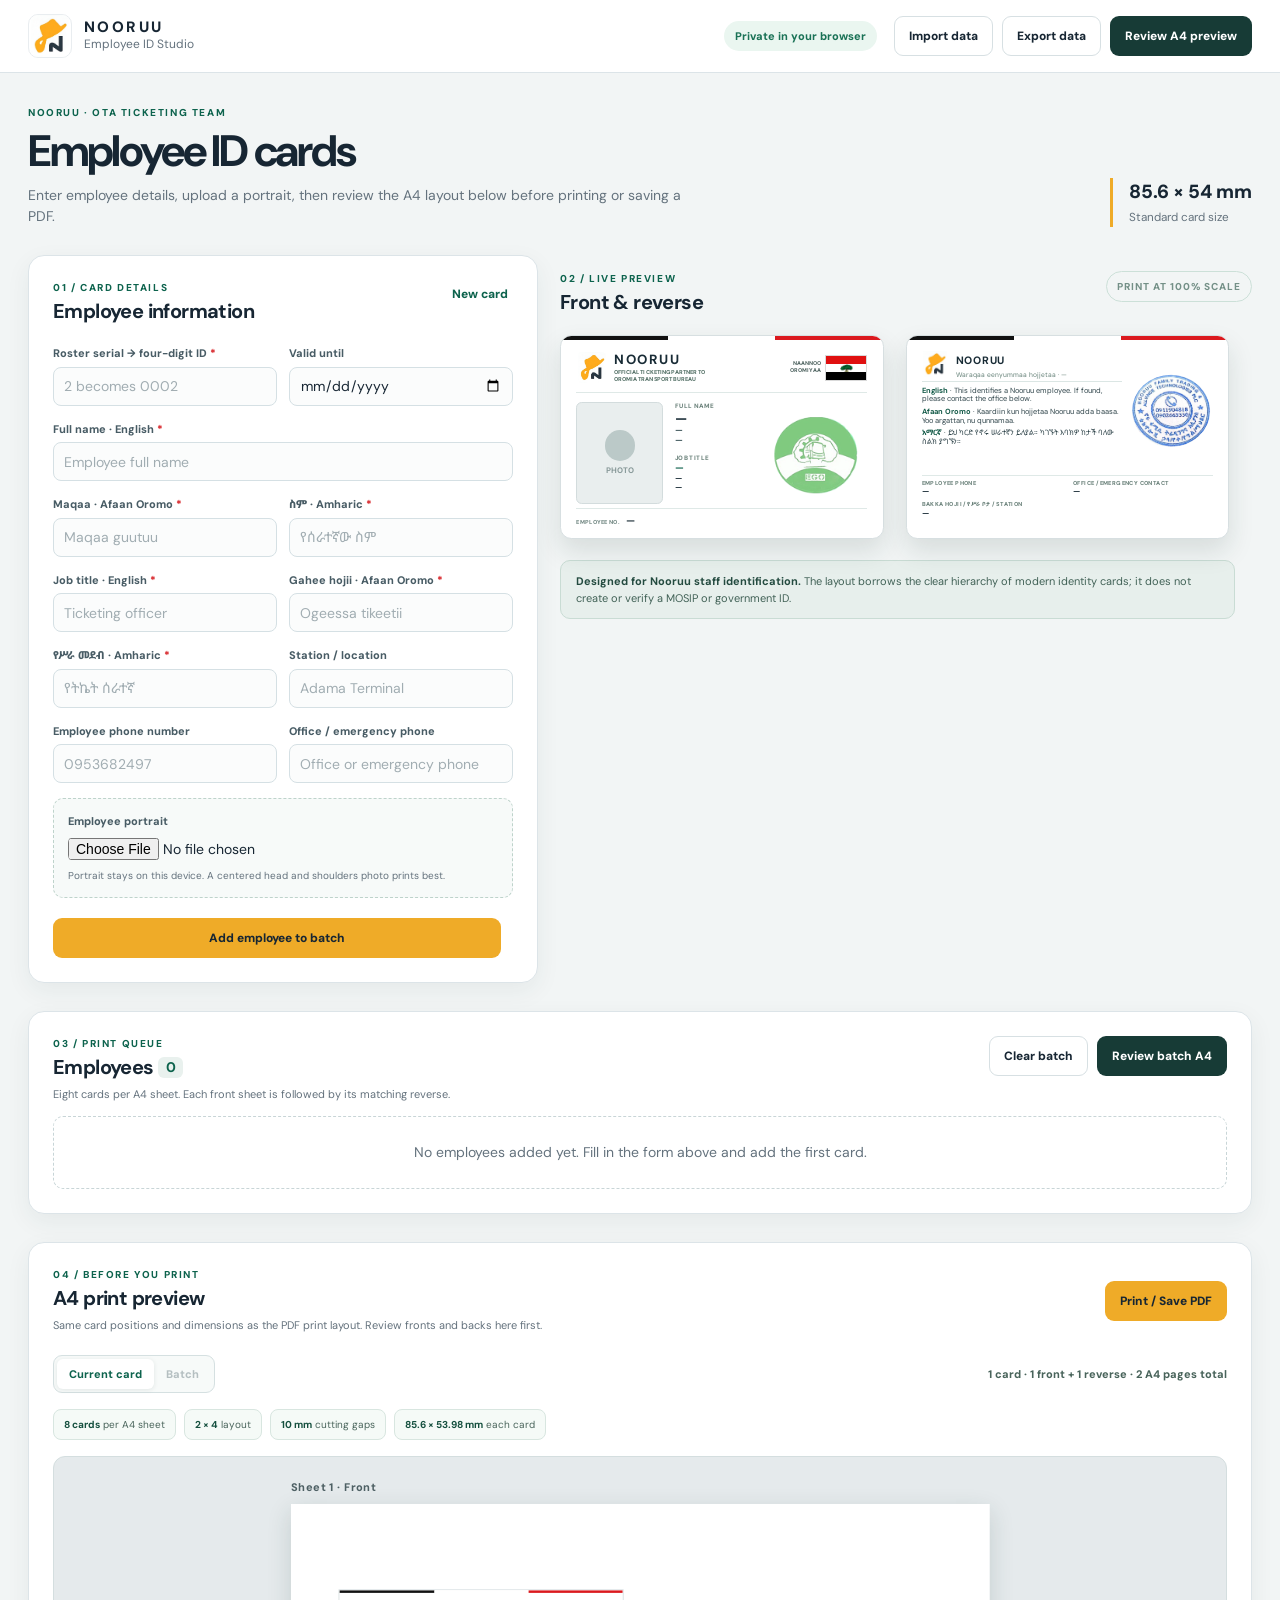
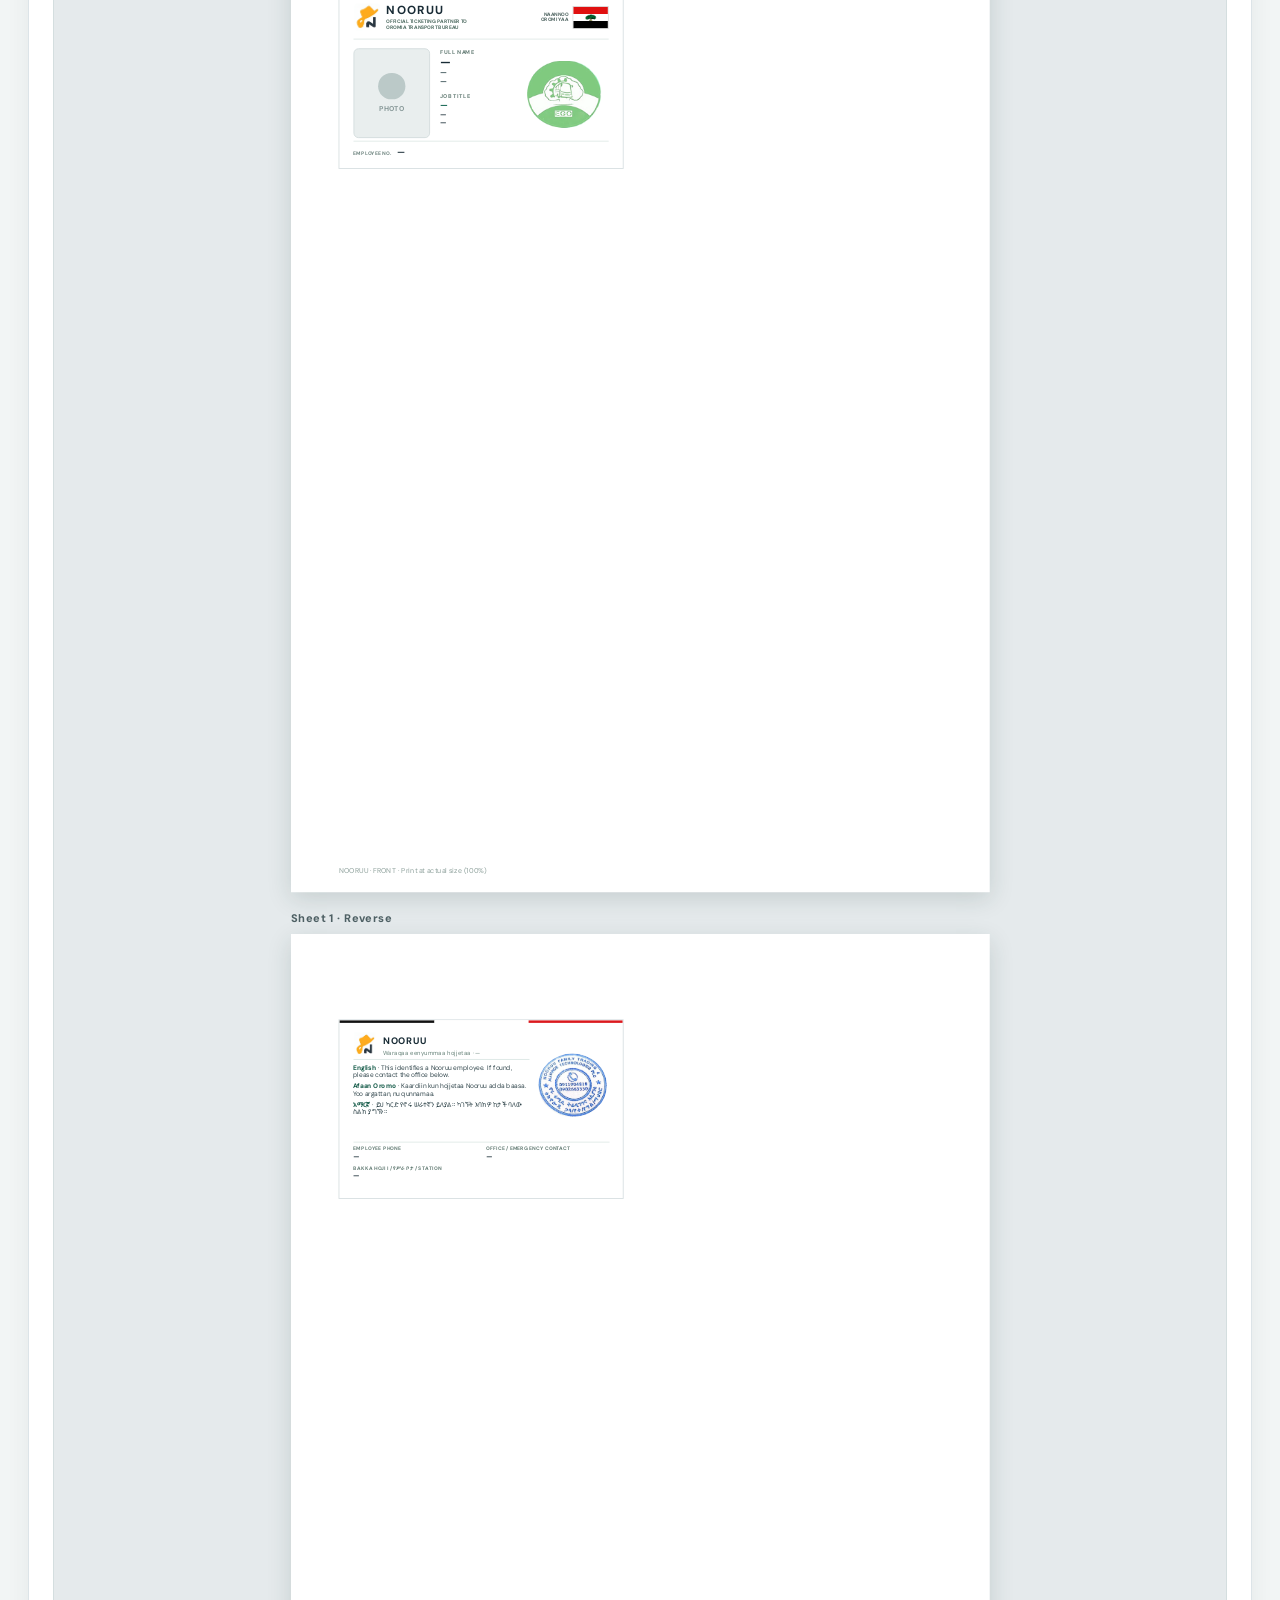
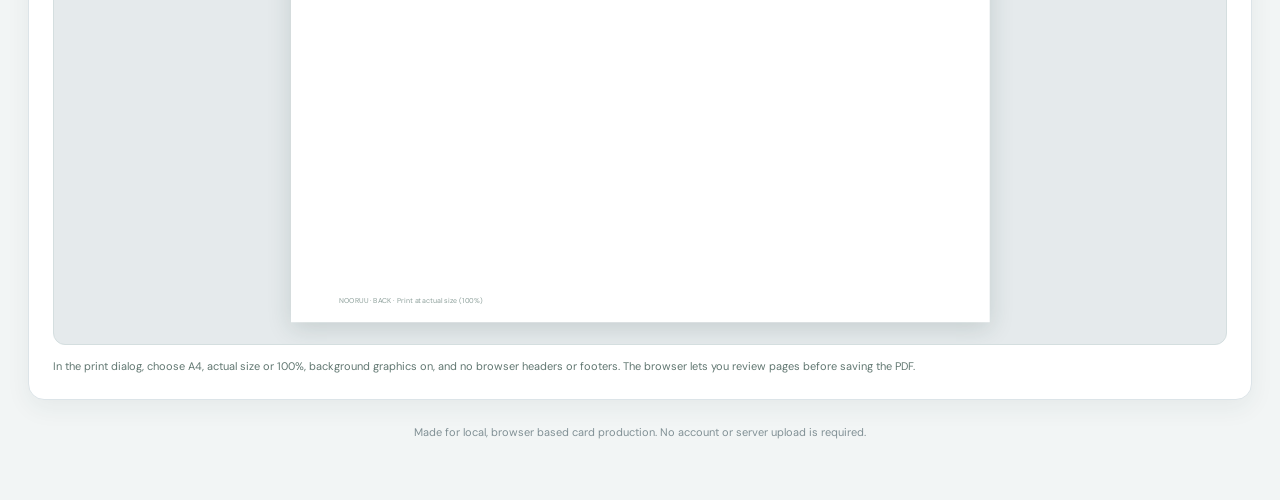
<file: index.html>
<!doctype html>
<html lang="en">
<head>
  <meta charset="utf-8">
  <meta name="viewport" content="width=device-width,initial-scale=1">
  <meta name="color-scheme" content="light">
  <title>Nooruu · Employee ID Studio</title>
  <link rel="icon" href="assets/nooruu-logo.jpg" type="image/jpeg">
  <link rel="stylesheet" href="styles.css">
</head>
<body>
  <header class="app-header">
    <div class="header-inner">
      <div class="brand"><img src="assets/nooruu-logo.jpg" alt="Nooruu logo"><div><strong>NOORUU</strong><span>Employee ID Studio</span></div></div>
      <div class="header-actions">
        <span class="local-pill">Private in your browser</span>
        <button type="button" class="button button-light" id="importButton">Import data</button>
        <button type="button" class="button button-light" id="exportButton">Export data</button>
        <button type="button" class="button button-dark" id="printButton">Review A4 preview</button>
      </div>
    </div>
  </header>

  <main class="workspace">
    <section class="intro">
      <div><p class="eyebrow">NOORUU · OTA TICKETING TEAM</p><h1>Employee ID cards</h1><p>Enter employee details, upload a portrait, then review the A4 layout below before printing or saving a PDF.</p></div>
      <div class="intro-mark"><span>85.6 × 54 mm</span><small>Standard card size</small></div>
    </section>

    <div class="layout">
      <section class="panel editor" aria-labelledby="detailsHeading">
        <div class="panel-head"><div><p class="step">01 / CARD DETAILS</p><h2 id="detailsHeading">Employee information</h2></div><button type="button" class="text-button" id="newButton">New card</button></div>
        <div class="field-grid">
          <label class="field"><span>Roster serial → four-digit ID <em>*</em></span><input id="employeeId" maxlength="4" inputmode="numeric" pattern="[0-9]{1,4}" placeholder="2 becomes 0002" autocomplete="off" required></label>
          <label class="field"><span>Valid until</span><input id="expiry" type="date"></label>
          <label class="field full"><span>Full name · English <em>*</em></span><input id="nameEn" maxlength="60" placeholder="Employee full name" autocomplete="off" required></label>
          <label class="field"><span>Maqaa · Afaan Oromo <em>*</em></span><input id="nameOm" maxlength="60" placeholder="Maqaa guutuu" autocomplete="off" required></label>
          <label class="field"><span>ስም · Amharic <em>*</em></span><input id="nameAm" maxlength="60" placeholder="የሰራተኛው ስም" autocomplete="off" required></label>
          <label class="field"><span>Job title · English <em>*</em></span><input id="roleEn" maxlength="45" placeholder="Ticketing officer" autocomplete="off" required></label>
          <label class="field"><span>Gahee hojii · Afaan Oromo <em>*</em></span><input id="roleOm" maxlength="45" placeholder="Ogeessa tikeetii" autocomplete="off" required></label>
          <label class="field"><span>የሥራ መደብ · Amharic <em>*</em></span><input id="roleAm" maxlength="45" placeholder="የትኬት ሰራተኛ" autocomplete="off" required></label>
          <label class="field"><span>Station / location</span><input id="station" maxlength="45" placeholder="Adama Terminal" autocomplete="off"></label>
          <label class="field"><span>Employee phone number</span><input id="employeePhone" type="tel" maxlength="25" placeholder="0953682497" autocomplete="off"></label>
          <label class="field"><span>Office / emergency phone</span><input id="contact" type="tel" maxlength="25" placeholder="Office or emergency phone" autocomplete="off"></label>
          <label class="field full upload-field"><span>Employee portrait</span><input type="file" id="photo" accept="image/png,image/jpeg,image/webp"><small>Portrait stays on this device. A centered head and shoulders photo prints best.</small></label>
        </div>
        <div class="editor-actions"><button type="button" class="button button-primary" id="addButton">Add employee to batch</button><span id="formMessage" role="status"></span></div>
      </section>

      <section class="preview-area" aria-labelledby="previewHeading">
        <div class="preview-heading"><div><p class="step">02 / LIVE PREVIEW</p><h2 id="previewHeading">Front & reverse</h2></div><span class="preview-tag">PRINT AT 100% SCALE</span></div>
        <div class="preview-cards" id="previewCards"></div>
        <div class="note"><strong>Designed for Nooruu staff identification.</strong> The layout borrows the clear hierarchy of modern identity cards; it does not create or verify a MOSIP or government ID.</div>
      </section>
    </div>

    <section class="panel batch-panel" aria-labelledby="batchHeading">
      <div class="panel-head"><div><p class="step">03 / PRINT QUEUE</p><h2 id="batchHeading">Employees <span id="batchCount">0</span></h2><p class="subtle">Eight cards per A4 sheet. Each front sheet is followed by its matching reverse.</p></div><div class="batch-actions"><button type="button" class="button button-light" id="clearButton">Clear batch</button><button type="button" class="button button-dark" id="printBatchButton">Review batch A4</button></div></div>
      <div id="batchList" class="batch-list"></div>
    </section>
    <section class="panel sheet-panel" aria-labelledby="sheetHeading" id="sheetSection">
      <div class="panel-head"><div><p class="step">04 / BEFORE YOU PRINT</p><h2 id="sheetHeading">A4 print preview</h2><p class="subtle">Same card positions and dimensions as the PDF print layout. Review fronts and backs here first.</p></div><button type="button" class="button button-primary" id="previewPrintButton">Print / Save PDF</button></div>
      <div class="sheet-controls"><div class="sheet-mode" role="group" aria-label="Preview selection"><button type="button" id="previewCurrent" class="active" aria-pressed="true">Current card</button><button type="button" id="previewBatch" aria-pressed="false">Batch</button></div><span id="sheetStatus" role="status"></span></div>
      <div class="sheet-facts"><span><b>8 cards</b> per A4 sheet</span><span><b>2 × 4</b> layout</span><span><b>10 mm</b> cutting gaps</span><span><b>85.6 × 53.98 mm</b> each card</span></div>
      <div id="sheetPreview" class="sheet-preview" aria-label="A4 front and reverse sheet preview"></div>
      <p class="print-tip">In the print dialog, choose A4, actual size or 100%, background graphics on, and no browser headers or footers. The browser lets you review pages before saving the PDF.</p>
    </section>
    <footer>Made for local, browser based card production. No account or server upload is required.</footer>
  </main>

  <input id="importFile" type="file" accept="application/json,.json" hidden>
  <div id="printRoot" aria-hidden="true"></div>
  <script src="app.js"></script>
</body>
</html>
</file>
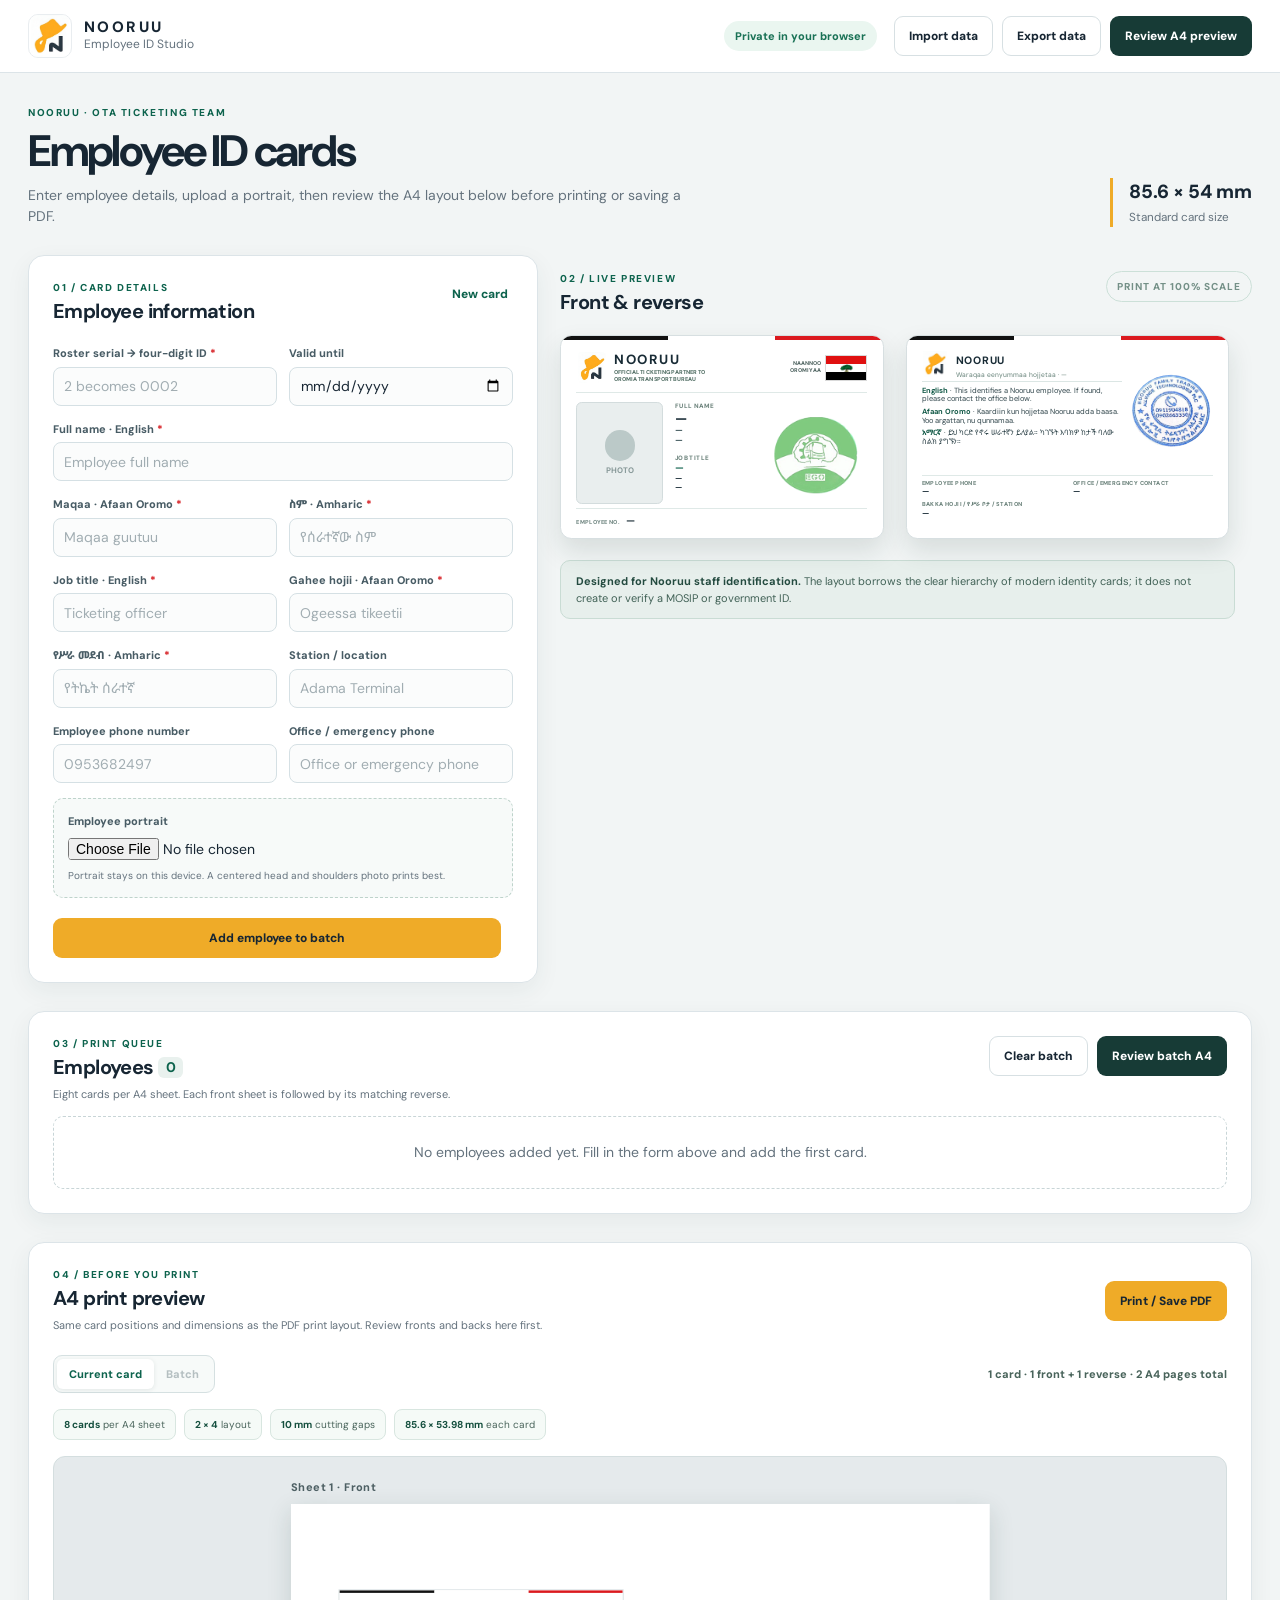
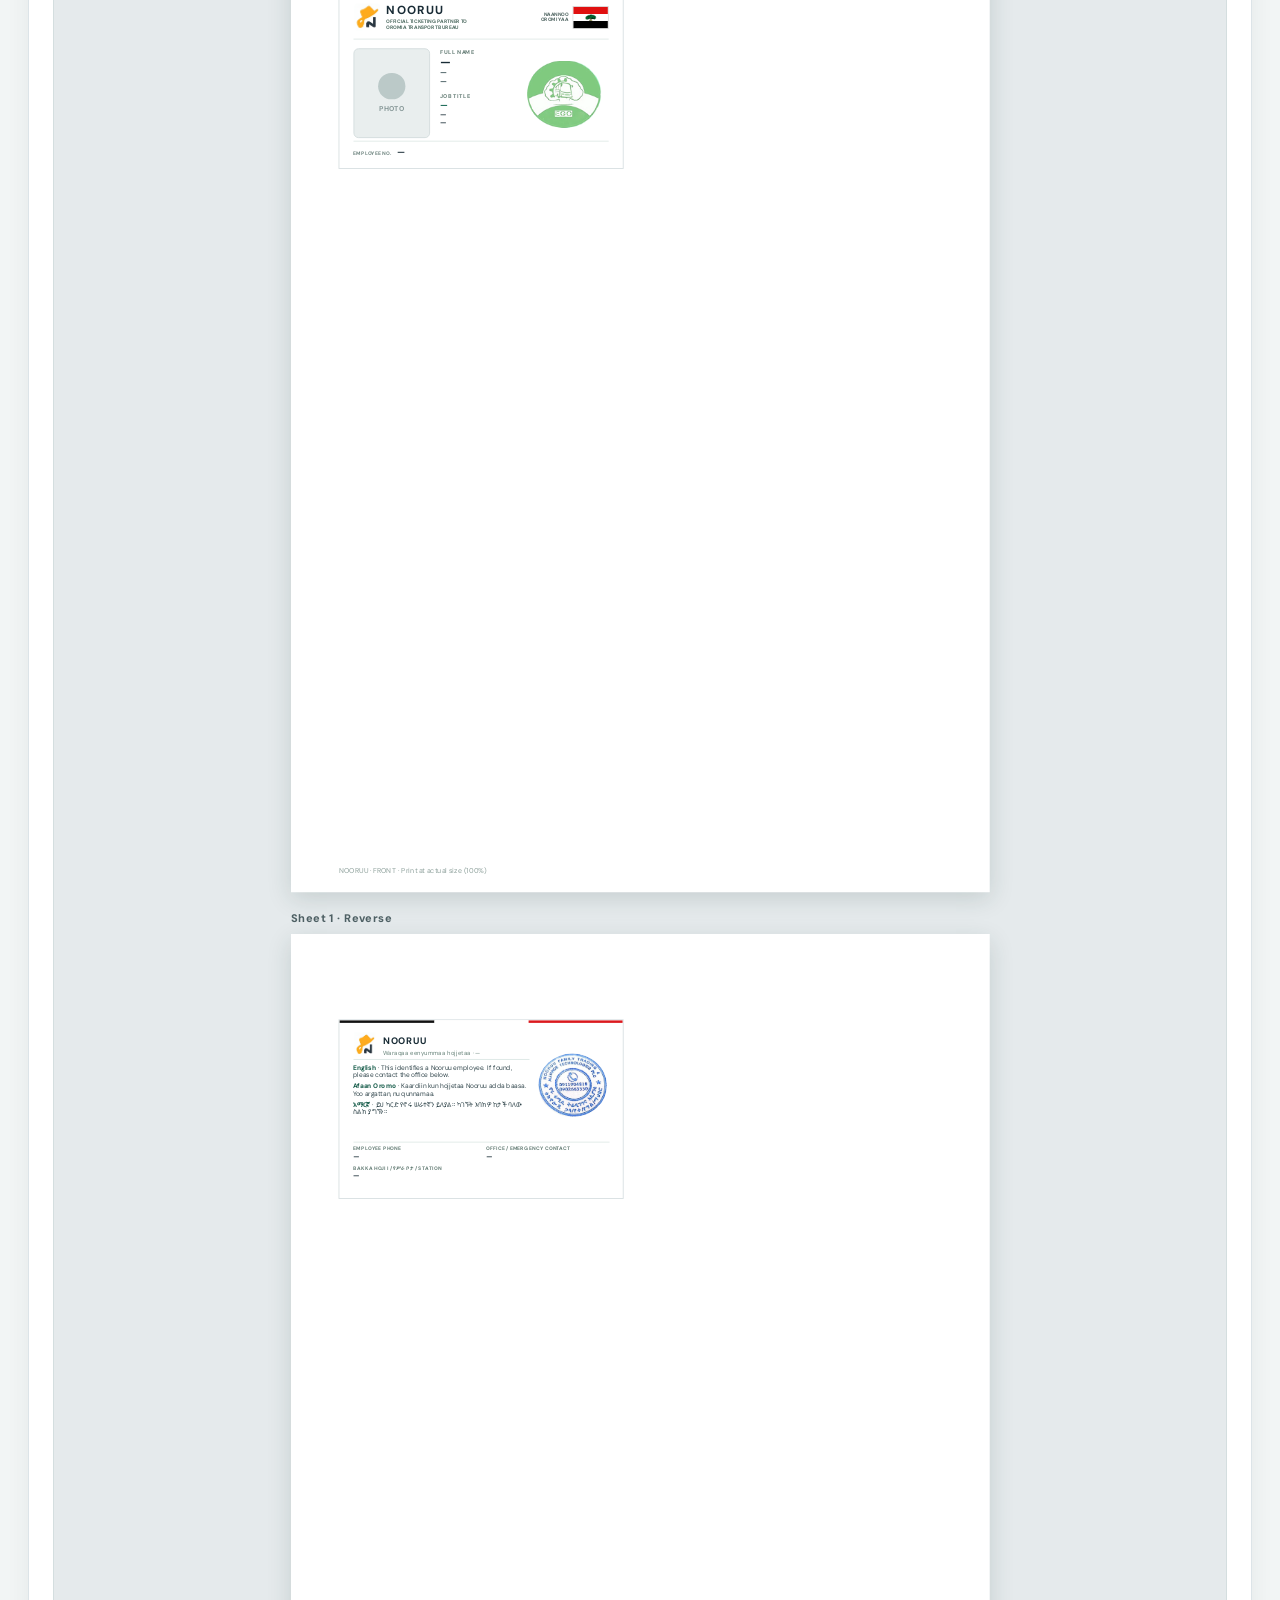
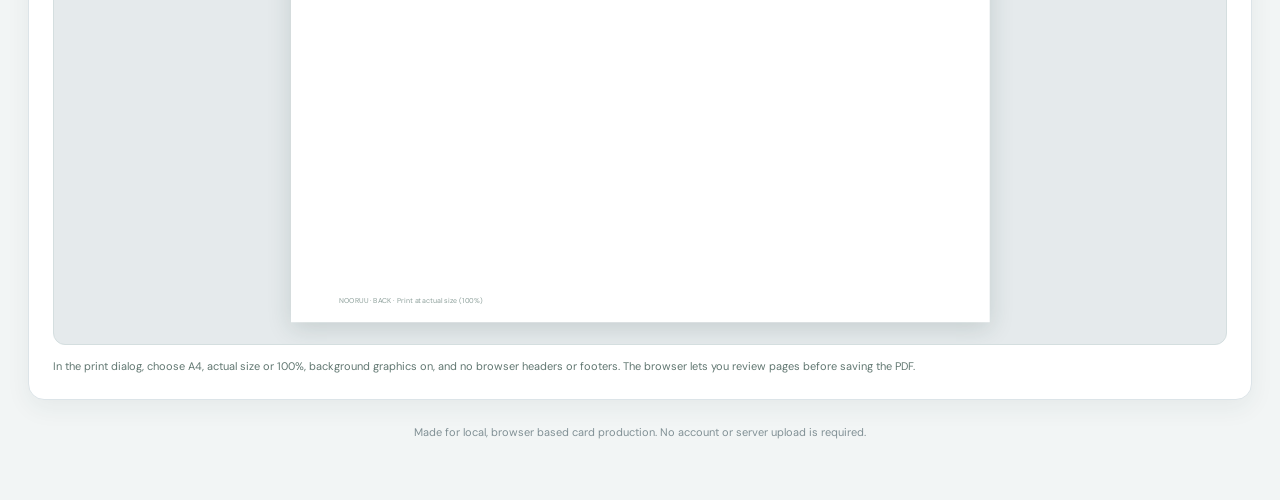
<file: nooruu_ota_official_bilingual_id_card_generator.html>
<!doctype html>
<html lang="en">
<head>
  <meta charset="utf-8">
  <meta name="viewport" content="width=device-width,initial-scale=1">
  <meta name="color-scheme" content="light">
  <title>Nooruu · Employee ID Studio</title>
  <link rel="icon" href="[data-uri]" type="image/jpeg">
  <style>
@import url('https://fonts.googleapis.com/css2?family=DM+Sans:wght@400;500;600;700;800&family=Noto+Sans+Ethiopic:wght@400;500;600;700&display=swap');
:root{--ink:#172633;--muted:#64727d;--line:#dce4e8;--paper:#fff;--bg:#f2f5f5;--green:#0d634d;--gold:#efab28;--red:#d61d22}
*{box-sizing:border-box}body{margin:0;background:var(--bg);color:var(--ink);font:14px/1.5 'DM Sans','Noto Sans Ethiopic',sans-serif}button,input{font:inherit}button{cursor:pointer}.app-header{background:#fff;border-bottom:1px solid var(--line)}.header-inner{max-width:1320px;margin:auto;padding:14px 28px;display:flex;align-items:center;justify-content:space-between;gap:20px}.brand{display:flex;align-items:center;gap:12px}.brand img{width:44px;height:44px;object-fit:contain;border-radius:10px;border:1px solid #e9edf0}.brand strong{display:block;letter-spacing:.16em;font-weight:800;font-size:15px;line-height:1.1}.brand span{display:block;color:var(--muted);font-size:12px}.header-actions,.batch-actions{display:flex;align-items:center;gap:9px;flex-wrap:wrap}.local-pill{background:#eaf6f0;color:#1a7256;border-radius:999px;padding:7px 11px;font-size:11px;font-weight:800;margin-right:8px}.button{border:1px solid transparent;border-radius:9px;padding:10px 14px;font-size:12px;font-weight:800;white-space:nowrap;transition:transform .15s,background .15s}.button:hover{transform:translateY(-1px)}.button-light{background:white;border-color:#d7e0e3;color:var(--ink)}.button-light:hover{background:#f5f8f8}.button-dark{background:#173b36;color:white}.button-dark:hover{background:#0d5a4a}.button-primary{background:var(--gold);color:#172633}.button-primary:hover{background:#f7bc4b}.workspace{max-width:1320px;padding:32px 28px 60px;margin:auto}.intro{display:flex;align-items:end;justify-content:space-between;gap:20px;margin-bottom:28px}.intro h1{font-size:clamp(30px,3.5vw,44px);letter-spacing:-.05em;line-height:1.1;margin:7px 0 10px}.intro p:last-child{color:var(--muted);margin:0;max-width:670px}.eyebrow,.step{font-size:10px;font-weight:800;letter-spacing:.16em;color:var(--green);margin:0}.intro-mark{border-left:3px solid var(--gold);padding-left:16px;white-space:nowrap}.intro-mark span{font-size:19px;font-weight:800;display:block}.intro-mark small{color:var(--muted)}.layout{display:grid;grid-template-columns:minmax(350px,510px) minmax(0,1fr);gap:22px;align-items:start}.panel{background:var(--paper);border:1px solid var(--line);border-radius:16px;box-shadow:0 8px 25px #193a3810}.editor{padding:24px}.panel-head,.preview-heading{display:flex;justify-content:space-between;align-items:start;gap:12px;margin-bottom:21px}.panel h2,.preview-heading h2{font-size:20px;line-height:1.25;letter-spacing:-.03em;margin:4px 0 0}.text-button{background:none;border:0;color:var(--green);font-size:12px;font-weight:800;padding:5px}.field-grid{display:grid;grid-template-columns:1fr 1fr;gap:15px 12px}.field{min-width:0;display:flex;flex-direction:column;gap:5px}.field.full{grid-column:1/-1}.field span{font-size:11px;font-weight:800;color:#485c65}.field em{font-style:normal;color:var(--red)}.field input{width:100%;height:39px;border:1px solid #d5e0e4;background:#fbfcfc;border-radius:8px;padding:8px 10px;color:var(--ink);outline:none}.field input:focus{border-color:var(--green);box-shadow:0 0 0 3px #0d634d1c}.field input::placeholder{color:#a1adb2}.upload-field{padding:14px;background:#f7faf9;border:1px dashed #bed3cb;border-radius:10px}.upload-field input{height:auto;border:0;background:none;padding:3px 0}.upload-field small{color:var(--muted);font-size:10px}.editor-actions{display:flex;align-items:center;gap:12px;margin-top:20px}.editor-actions .button{flex:1}#formMessage{font-size:11px;color:var(--green)}.preview-area{padding:12px 0}.preview-heading{margin:4px 0 20px}.preview-tag{font-size:10px;letter-spacing:.1em;color:#749087;font-weight:800;border:1px solid #cce0d8;padding:7px 10px;border-radius:999px;white-space:nowrap}.preview-cards{display:flex;flex-wrap:wrap;align-items:start;gap:22px}.note{margin-top:21px;background:#e7efec;border:1px solid #c9dcd4;border-radius:10px;padding:12px 15px;color:#426257;font-size:11px;max-width:675px}.note strong{color:#244b40}.batch-panel{margin-top:28px;padding:24px}.batch-panel .panel-head{margin-bottom:14px}.batch-panel h2 span{display:inline-block;min-width:25px;text-align:center;background:#e9f1ee;color:var(--green);border-radius:6px;font-size:14px;padding:2px 6px;vertical-align:2px}.subtle{color:var(--muted);font-size:11px;margin:6px 0 0}.batch-list{display:grid;grid-template-columns:repeat(auto-fill,minmax(235px,1fr));gap:10px}.batch-item{border:1px solid var(--line);border-radius:10px;padding:11px 12px;display:flex;align-items:center;justify-content:space-between;gap:8px;background:#fbfcfc}.batch-item strong,.batch-item span{display:block;overflow:hidden;text-overflow:ellipsis;white-space:nowrap}.batch-item strong{font-size:12px}.batch-item span{font-size:10px;color:var(--muted)}.batch-item button{background:#fff;color:#a5373a;border:1px solid #edd7d8;border-radius:7px;padding:4px 8px;font-weight:800}.empty{padding:25px;border:1px dashed #c8d5d7;border-radius:10px;text-align:center;color:var(--muted);grid-column:1/-1}.workspace footer{color:#819095;font-size:11px;margin-top:24px;text-align:center}
/* CR80 card: 85.6 × 53.98 mm. All card content uses physical units for predictable print size. */
.id-card{width:85.6mm;height:53.98mm;flex:none;position:relative;overflow:hidden;border-radius:3mm;background:#fff;color:#182b35;border:1px solid #d7dfe1;box-shadow:0 12px 26px #18342d20;font-family:'DM Sans','Noto Sans Ethiopic',sans-serif}.id-card:before{content:"";position:absolute;inset:0;background:radial-gradient(circle at 88% 90%,#0d634d0c 0,transparent 45%),repeating-radial-gradient(ellipse at 100% 100%,transparent 0 2.6mm,#0d634d08 2.75mm 2.85mm);pointer-events:none}.card-stripe{height:1.8mm;display:grid;grid-template-columns:1fr 1fr 1fr}.card-stripe i:nth-child(1){background:#db191e}.card-stripe i:nth-child(2){background:#fff}.card-stripe i:nth-child(3){background:#111}.card-body{position:relative;padding:3.2mm 4.1mm 2.6mm;height:calc(100% - 1.8mm);display:flex;flex-direction:column}.card-top{display:flex;justify-content:space-between;align-items:center;gap:2mm;padding-bottom:2.2mm;border-bottom:.35mm solid #dfe9e7}.card-company{display:flex;align-items:center;gap:1.7mm}.card-company img{height:8.2mm;width:8.2mm;object-fit:contain;background:#fff;border-radius:1.5mm}.card-company b{display:block;letter-spacing:.13em;font-size:10pt;line-height:1}.card-company small{display:block;font-size:5pt;letter-spacing:.04em;color:#59716b;margin-top:.7mm}.card-flag{display:flex;align-items:center;gap:1.3mm}.card-flag img{width:11mm;height:7mm;object-fit:cover;border:1px solid #d9d9d9}.card-flag span{font-size:4.5pt;font-weight:800;color:#4d625f;line-height:1.15;text-align:right}.card-mid{display:grid;grid-template-columns:23mm 1fr;gap:3mm;min-height:0;flex:1;padding-top:2.6mm}.portrait{height:29mm;width:23mm;border:1px solid #d3dcdd;border-radius:1.5mm;background:#e9eeee;overflow:hidden;display:flex;align-items:center;justify-content:center}.portrait img{height:100%;width:100%;object-fit:cover}.portrait-placeholder{text-align:center;color:#879898;font-size:6pt;font-weight:700;padding:2mm}.portrait-placeholder:before{content:"";display:block;width:8mm;height:8mm;background:#bbc9c8;border-radius:50%;margin:0 auto 1mm}.card-fields{min-width:0}.card-label{display:block;font-size:4.7pt;letter-spacing:.07em;font-weight:800;color:#718782;text-transform:uppercase}.card-name{display:block;font-size:10pt;font-weight:800;line-height:1.08;overflow-wrap:anywhere;max-height:9mm;overflow:hidden}.card-alt-name{display:block;color:#344d52;font-size:6.4pt;font-weight:700;line-height:1.18;overflow-wrap:anywhere;max-height:6mm;overflow:hidden}.card-field-block{margin-bottom:1.5mm}.card-role{display:block;font-size:7.2pt;font-weight:800;color:#0b604b;line-height:1.1;overflow-wrap:anywhere;max-height:5mm;overflow:hidden}.card-small{font-size:6pt;line-height:1.15;font-weight:700;overflow-wrap:anywhere}.card-bottom{display:flex;justify-content:space-between;align-items:end;gap:2mm;border-top:1px solid #dfe9e7;padding-top:1.5mm}.card-bottom .card-label{font-size:4.3pt}.card-id{font-size:8pt;font-weight:800;letter-spacing:.07em}.card-valid{text-align:right;font-size:6.3pt;font-weight:800}.card-back{background:#fbfcfc}.card-back .card-body{padding:4mm 5mm 3.1mm}.back-head{display:flex;align-items:center;gap:2mm;border-bottom:.4mm solid #dbe6e4;padding-bottom:2.8mm}.back-head img{width:10mm;height:10mm;object-fit:contain}.back-head b{font-size:8pt;letter-spacing:.07em}.back-head span{display:block;font-size:5pt;color:#648077}.back-copy{margin-top:4mm;font-size:6.5pt;line-height:1.35;color:#30454b;max-width:68mm}.back-copy strong{color:#155b49}.back-details{margin-top:auto;display:grid;grid-template-columns:1fr 1fr;gap:2mm;border-top:1px solid #dfe9e7;padding-top:2.5mm}.back-details div{min-width:0}.back-details b{display:block;font-size:6.2pt;overflow-wrap:anywhere}.back-foot{font-size:4.7pt;color:#778c86;margin-top:2mm;letter-spacing:.03em}
.fit-line{display:block;width:100%;white-space:nowrap;overflow:hidden;text-overflow:clip}.back-copy{font-size:6pt;margin-top:2.5mm;line-height:1.2}.back-copy p{margin:0 0 1.5mm}
.card-bottom{align-items:center;min-height:5.4mm;padding-top:.6mm}.card-id,.card-valid{display:flex;align-items:baseline;gap:1.5mm;font-size:7pt;line-height:1.1}.card-id span,.card-valid span{font-size:4.3pt;letter-spacing:.05em;color:#718782;font-weight:800}.card-id b,.card-valid b{font-size:7.5pt;color:#182b35}.card-valid{text-align:right}.card-mid{min-height:0}
.portrait{height:27mm}.back-foot{white-space:nowrap;overflow:hidden;text-overflow:ellipsis}
/* Follow the scanned seal's outer rim and hide paper corners and stray ink. */
.company-seal{clip-path:ellipse(47% 46.7% at 49.7% 50.2%)}
.card-fields{position:relative;isolation:isolate}.transport-watermark{position:absolute;right:1mm;top:50%;transform:translateY(-50%);width:25mm;height:25mm;object-fit:contain;opacity:.5;z-index:-1;pointer-events:none}.card-fields .card-field-block{position:relative}
.card-company small{font-size:4.25pt;line-height:1.15;letter-spacing:.01em;font-weight:800;color:#516e64}
.id-card:before{background:none}.card-stripe{height:1mm;background:#fff}.card-stripe i{display:block}.card-stripe i:nth-child(1){background:#111}.card-stripe i:nth-child(2){background:#fff}.card-stripe i:nth-child(3){background:#db191e}.card-body{height:calc(100% - 1mm)}.card-back{background:#fff}.card-flag span{font-size:4.15pt}.card-label{color:#698079}.card-field-block{margin-bottom:2mm}
.sheet-panel{margin-top:28px;padding:24px}.sheet-panel .panel-head{align-items:center}.sheet-controls{display:flex;justify-content:space-between;align-items:center;gap:12px;flex-wrap:wrap;margin-bottom:16px}.sheet-mode{display:inline-flex;border:1px solid #d5e0e1;border-radius:9px;padding:3px;background:#f7faf9}.sheet-mode button{border:0;background:transparent;padding:7px 12px;border-radius:6px;color:#536970;font-size:11px;font-weight:800}.sheet-mode button.active{background:#fff;color:#0d634d;box-shadow:0 1px 5px #102f2a18}.sheet-mode button:disabled{opacity:.4;cursor:not-allowed}#sheetStatus{font-size:11px;font-weight:800;color:#49645b}.sheet-facts{display:flex;flex-wrap:wrap;gap:8px;margin-bottom:16px}.sheet-facts span{border:1px solid #d8e6e0;background:#f5faf7;border-radius:8px;padding:7px 10px;font-size:10px;color:#49645b}.sheet-facts b{color:#144f3e}.sheet-preview{background:#e5eaec;border:1px solid #d4dedf;border-radius:12px;padding:22px 10px;display:flex;flex-direction:column;align-items:center;gap:18px;overflow:hidden}.sheet-item{max-width:100%}.sheet-caption{font-size:11px;font-weight:800;color:#4e6064;letter-spacing:.04em;margin:0 0 8px}.sheet-stage{position:relative}.sheet-stage .print-page{transform-origin:top left;box-shadow:0 8px 26px #1b373528}.print-page{width:210mm;height:297mm;background:#fff;display:grid;grid-template-columns:repeat(2,85.6mm);grid-template-rows:repeat(4,53.98mm);column-gap:10mm;row-gap:10mm;justify-content:center;align-content:center;position:relative;overflow:hidden}.print-page .id-card{box-shadow:none;border-radius:0}.print-label{position:absolute;left:14.4mm;bottom:5mm;font-size:6pt;color:#8da09b}.print-tip{font-size:11px;color:#617771;margin:13px 0 0}#printRoot{display:none}
@media(max-width:1050px){.layout{grid-template-columns:1fr}.preview-cards{justify-content:center}.preview-heading{max-width:700px;margin-inline:auto}.note{margin-inline:auto}.intro-mark{display:none}}@media(max-width:680px){.workspace{padding:22px 14px}.header-inner{padding:12px 14px;align-items:start;flex-direction:column}.header-actions{width:100%}.header-actions .button{flex:1}.local-pill{display:none}.editor,.batch-panel{padding:17px}.field-grid{grid-template-columns:1fr}.field.full{grid-column:auto}.preview-cards{overflow-x:auto;justify-content:start}.preview-tag{display:none}.batch-panel .panel-head{flex-direction:column}}
@page{size:A4 portrait;margin:0}@media print{html,body{width:210mm;margin:0;padding:0;background:#fff;-webkit-print-color-adjust:exact;print-color-adjust:exact}.app-header,.workspace{display:none!important}#printRoot{position:static;left:auto;top:auto;display:block!important;visibility:visible!important}.print-page{page-break-after:always;break-after:page}.print-page:last-child{page-break-after:auto;break-after:auto}}
.card-back .card-body{padding:3mm 4mm;display:grid;grid-template-columns:minmax(0,1fr) 22mm;grid-template-rows:8mm 22mm 13mm;gap:1.3mm 2mm;align-content:start}.back-head{grid-column:1;grid-row:1;padding:0 0 1mm;gap:2mm}.back-head img{width:7mm;height:7mm}.back-head span{font-size:5pt}.back-copy{grid-column:1;grid-row:2;margin:0;font-size:5.6pt;line-height:1.18}.back-copy p{margin:0 0 1mm}.company-seal{grid-column:2;grid-row:1 / 3;align-self:center;width:22mm;height:auto;object-fit:contain}.back-details{grid-column:1 / -1;grid-row:3;margin:0;padding-top:1.2mm;grid-template-columns:1fr 1fr;gap:1.2mm 3mm;align-content:start}.back-details .card-label{font-size:4.3pt;line-height:1.25}.back-details b{font-size:6pt;line-height:1.2}.back-station{grid-column:1/-1}.back-station b{white-space:normal;overflow-wrap:anywhere}

</style>
</head>
<body>
  <header class="app-header">
    <div class="header-inner">
      <div class="brand"><img src="[data-uri]" alt="Nooruu logo"><div><strong>NOORUU</strong><span>Employee ID Studio</span></div></div>
      <div class="header-actions">
        <span class="local-pill">Private in your browser</span>
        <button type="button" class="button button-light" id="importButton">Import data</button>
        <button type="button" class="button button-light" id="exportButton">Export data</button>
        <button type="button" class="button button-dark" id="printButton">Review A4 preview</button>
      </div>
    </div>
  </header>

  <main class="workspace">
    <section class="intro">
      <div><p class="eyebrow">NOORUU · OTA TICKETING TEAM</p><h1>Employee ID cards</h1><p>Enter employee details, upload a portrait, then review the A4 layout below before printing or saving a PDF.</p></div>
      <div class="intro-mark"><span>85.6 × 54 mm</span><small>Standard card size</small></div>
    </section>

    <div class="layout">
      <section class="panel editor" aria-labelledby="detailsHeading">
        <div class="panel-head"><div><p class="step">01 / CARD DETAILS</p><h2 id="detailsHeading">Employee information</h2></div><button type="button" class="text-button" id="newButton">New card</button></div>
        <div class="field-grid">
          <label class="field"><span>Roster serial → four-digit ID <em>*</em></span><input id="employeeId" maxlength="4" inputmode="numeric" pattern="[0-9]{1,4}" placeholder="2 becomes 0002" autocomplete="off" required></label>
          <label class="field"><span>Valid until</span><input id="expiry" type="date"></label>
          <label class="field full"><span>Full name · English <em>*</em></span><input id="nameEn" maxlength="60" placeholder="Employee full name" autocomplete="off" required></label>
          <label class="field"><span>Maqaa · Afaan Oromo <em>*</em></span><input id="nameOm" maxlength="60" placeholder="Maqaa guutuu" autocomplete="off" required></label>
          <label class="field"><span>ስም · Amharic <em>*</em></span><input id="nameAm" maxlength="60" placeholder="የሰራተኛው ስም" autocomplete="off" required></label>
          <label class="field"><span>Job title · English <em>*</em></span><input id="roleEn" maxlength="45" placeholder="Ticketing officer" autocomplete="off" required></label>
          <label class="field"><span>Gahee hojii · Afaan Oromo <em>*</em></span><input id="roleOm" maxlength="45" placeholder="Ogeessa tikeetii" autocomplete="off" required></label>
          <label class="field"><span>የሥራ መደብ · Amharic <em>*</em></span><input id="roleAm" maxlength="45" placeholder="የትኬት ሰራተኛ" autocomplete="off" required></label>
          <label class="field"><span>Station / location</span><input id="station" maxlength="45" placeholder="Adama Terminal" autocomplete="off"></label>
          <label class="field"><span>Employee phone number</span><input id="employeePhone" type="tel" maxlength="25" placeholder="0953682497" autocomplete="off"></label>
          <label class="field"><span>Office / emergency phone</span><input id="contact" type="tel" maxlength="25" placeholder="Office or emergency phone" autocomplete="off"></label>
          <label class="field full upload-field"><span>Employee portrait</span><input type="file" id="photo" accept="image/png,image/jpeg,image/webp"><small>Portrait stays on this device. A centered head and shoulders photo prints best.</small></label>
        </div>
        <div class="editor-actions"><button type="button" class="button button-primary" id="addButton">Add employee to batch</button><span id="formMessage" role="status"></span></div>
      </section>

      <section class="preview-area" aria-labelledby="previewHeading">
        <div class="preview-heading"><div><p class="step">02 / LIVE PREVIEW</p><h2 id="previewHeading">Front & reverse</h2></div><span class="preview-tag">PRINT AT 100% SCALE</span></div>
        <div class="preview-cards" id="previewCards"></div>
        <div class="note"><strong>Designed for Nooruu staff identification.</strong> The layout borrows the clear hierarchy of modern identity cards; it does not create or verify a MOSIP or government ID.</div>
      </section>
    </div>

    <section class="panel batch-panel" aria-labelledby="batchHeading">
      <div class="panel-head"><div><p class="step">03 / PRINT QUEUE</p><h2 id="batchHeading">Employees <span id="batchCount">0</span></h2><p class="subtle">Eight cards per A4 sheet. Each front sheet is followed by its matching reverse.</p></div><div class="batch-actions"><button type="button" class="button button-light" id="clearButton">Clear batch</button><button type="button" class="button button-dark" id="printBatchButton">Review batch A4</button></div></div>
      <div id="batchList" class="batch-list"></div>
    </section>
    <section class="panel sheet-panel" aria-labelledby="sheetHeading" id="sheetSection">
      <div class="panel-head"><div><p class="step">04 / BEFORE YOU PRINT</p><h2 id="sheetHeading">A4 print preview</h2><p class="subtle">Same card positions and dimensions as the PDF print layout. Review fronts and backs here first.</p></div><button type="button" class="button button-primary" id="previewPrintButton">Print / Save PDF</button></div>
      <div class="sheet-controls"><div class="sheet-mode" role="group" aria-label="Preview selection"><button type="button" id="previewCurrent" class="active" aria-pressed="true">Current card</button><button type="button" id="previewBatch" aria-pressed="false">Batch</button></div><span id="sheetStatus" role="status"></span></div>
      <div class="sheet-facts"><span><b>8 cards</b> per A4 sheet</span><span><b>2 × 4</b> layout</span><span><b>10 mm</b> cutting gaps</span><span><b>85.6 × 53.98 mm</b> each card</span></div>
      <div id="sheetPreview" class="sheet-preview" aria-label="A4 front and reverse sheet preview"></div>
      <p class="print-tip">In the print dialog, choose A4, actual size or 100%, background graphics on, and no browser headers or footers. The browser lets you review pages before saving the PDF.</p>
    </section>
    <footer>Made for local, browser based card production. No account or server upload is required.</footer>
  </main>

  <input id="importFile" type="file" accept="application/json,.json" hidden>
  <div id="printRoot" aria-hidden="true"></div>
  <script>
(() => {
  'use strict';
  const $ = id => document.getElementById(id);
  const fields = ['employeeId','expiry','nameEn','nameOm','nameAm','roleEn','roleOm','roleAm','station','employeePhone','contact'];
  const flag = '[data-uri]';
  const logo = '[data-uri]';
  const seal = '[data-uri]';
  const transportLogo = '[data-uri]';
  let portrait = '';
  let batch = [];
  let printMode = 'single';
  let previewMode = 'single';
  const escape = value => String(value ?? '').replace(/[&<>"']/g, c => ({'&':'&amp;','<':'&lt;','>':'&gt;','"':'&quot;',"'":'&#39;'}[c]));
  const display = value => escape(value || '—');
  const dateLabel = value => value ? new Date(`${value}T12:00:00`).toLocaleDateString('en-GB',{day:'2-digit',month:'short',year:'numeric'}) : '—';

  function readForm() {
    const card = Object.fromEntries(fields.map(id => [id, $(id).value.trim()]));
    if (/^\d{1,4}$/.test(card.employeeId)) card.employeeId = card.employeeId.padStart(4, '0');
    card.photo = portrait;
    return card;
  }
  function message(text, error = false) {
    $('formMessage').textContent = text;
    $('formMessage').style.color = error ? '#b4363a' : '#0d634d';
  }
  function valid(card) {
    if (!/^\d{4}$/.test(card.employeeId)) {
      message('Employee number must contain exactly four digits (for example 0002).', true);
      return false;
    }
    if (!card.nameEn || !card.nameOm || !card.nameAm || !card.roleEn || !card.roleOm || !card.roleAm) {
      message('Add names and job titles in English, Afaan Oromo and Amharic.', true);
      return false;
    }
    return true;
  }
  function front(card) {
    return `<article class="id-card card-front" aria-label="Front of employee ID card">
      <div class="card-stripe"><i></i><i></i><i></i></div>
      <div class="card-body">
        <div class="card-top"><div class="card-company"><img src="${logo}" alt=""><div><b>NOORUU</b><small lang="en">OFFICIAL TICKETING PARTNER TO<br>OROMIA TRANSPORT BUREAU</small></div></div><div class="card-flag"><span>NAANNOO<br>OROMIYAA</span><img src="${flag}" alt="Oromia flag"></div></div>
        <div class="card-mid"><div class="portrait">${card.photo ? `<img src="${escape(card.photo)}" alt="Employee portrait">` : '<div class="portrait-placeholder">PHOTO</div>'}</div>
          <div class="card-fields"><img class="transport-watermark" src="${transportLogo}" alt="Oromia Transport Agency logo"><div class="card-field-block"><span class="card-label">FULL NAME</span><strong class="card-name fit-line">${display(card.nameEn)}</strong><span class="card-alt-name fit-line">${display(card.nameOm)}</span><span class="card-alt-name fit-line">${display(card.nameAm)}</span></div>
          <div class="card-field-block"><span class="card-label">JOB TITLE</span><strong class="card-role fit-line">${display(card.roleEn)}</strong><span class="card-small fit-line">${display(card.roleOm)}</span><span class="card-small fit-line">${display(card.roleAm)}</span></div></div></div>
        <div class="card-bottom"><div class="card-id"><span>EMPLOYEE NO.</span><b>${display(card.employeeId)}</b></div>${card.expiry ? `<div class="card-valid"><span>VALID UNTIL</span><b>${dateLabel(card.expiry)}</b></div>` : ''}</div>
      </div></article>`;
  }
  function back(card) {
    return `<article class="id-card card-back" aria-label="Reverse of employee ID card">
      <div class="card-stripe"><i></i><i></i><i></i></div><div class="card-body">
        <div class="back-head"><img src="${logo}" alt=""><div><b>NOORUU</b><span>Waraqaa eenyummaa hojjetaa · ${display(card.employeeId)}</span></div></div>
        <div class="back-copy"><p><strong>English</strong> · This identifies a Nooruu employee. If found, please contact the office below.</p><p><strong>Afaan Oromo</strong> · Kaardiin kun hojjetaa Nooruu adda baasa. Yoo argattan, nu qunnamaa.</p><p><strong>አማርኛ</strong> · ይህ ካርድ የኖሩ ሠራተኛን ይለያል። ካገኙት እባክዎ ከታች ባለው ስልክ ያግኙን።</p></div>
        <img class="company-seal" src="${seal}" alt="Nooruu company seal">
        <div class="back-details"><div><span class="card-label">Employee phone</span><b class="fit-line">${display(card.employeePhone)}</b></div><div><span class="card-label">Office / emergency contact</span><b class="fit-line">${display(card.contact)}</b></div><div class="back-station"><span class="card-label">Bakka hojii / የሥራ ቦታ / Station</span><b>${display(card.station)}</b></div></div>
      </div></article>`;
  }
  function renderPreview() {
    const card = readForm();
    $('previewCards').innerHTML = front(card) + back(card);
    fitCardText($('previewCards'));
    renderSheetPreview();
  }
  function fitCardText(root) {
    root.querySelectorAll('.fit-line').forEach(el => {
      el.style.fontSize = '';
      let size = parseFloat(getComputedStyle(el).fontSize);
      while (el.scrollWidth > el.clientWidth + 1 && size > 6.2) {
        size -= .35;
        el.style.fontSize = `${size}px`;
      }
      el.dataset.overflow = el.scrollWidth > el.clientWidth + 1 ? 'true' : 'false';
    });
  }
  function renderBatch() {
    $('batchCount').textContent = batch.length;
    $('batchList').innerHTML = batch.length ? batch.map((card,index) => `<div class="batch-item"><div><strong>${display(card.nameEn)}</strong><span>${display(card.employeeId)} · ${display(card.roleEn)}</span></div><button type="button" data-remove="${index}" aria-label="Remove ${escape(card.nameEn)}">×</button></div>`).join('') : '<div class="empty">No employees added yet. Fill in the form above and add the first card.</div>';
    $('batchList').querySelectorAll('[data-remove]').forEach(button => button.addEventListener('click', () => {
      batch.splice(Number(button.dataset.remove), 1);
      renderBatch();
    }));
    if (!batch.length && previewMode === 'batch') previewMode = 'single';
    renderSheetPreview();
  }
  function sheet(cards, side) {
    return `<section class="print-page">${cards.map(card => side === 'front' ? front(card) : back(card)).join('')}<span class="print-label">NOORUU · ${side.toUpperCase()} · Print at actual size (100%)</span></section>`;
  }
  function layoutSheetPreview() {
    const width = 210 * 96 / 25.4;
    const height = 297 * 96 / 25.4;
    const scale = Math.min(.88, Math.max(.32, ($('sheetPreview').clientWidth - 10) / width));
    $('sheetPreview').querySelectorAll('.sheet-stage').forEach(stage => {
      stage.style.width = `${width * scale}px`;
      stage.style.height = `${height * scale}px`;
      stage.querySelector('.print-page').style.transform = `scale(${scale})`;
    });
  }
  function renderSheetPreview() {
    const useBatch = previewMode === 'batch' && batch.length;
    const cards = useBatch ? batch : [readForm()];
    const pages = [];
    for (let i = 0; i < cards.length; i += 8) {
      const group = cards.slice(i, i + 8);
      const number = Math.floor(i / 8) + 1;
      pages.push(`<div class="sheet-item"><div class="sheet-caption">Sheet ${number} · Front</div><div class="sheet-stage">${sheet(group, 'front')}</div></div>`);
      pages.push(`<div class="sheet-item"><div class="sheet-caption">Sheet ${number} · Reverse</div><div class="sheet-stage">${sheet(group, 'back')}</div></div>`);
    }
    $('sheetPreview').innerHTML = pages.join('');
    $('previewCurrent').classList.toggle('active', !useBatch);
    $('previewBatch').classList.toggle('active', !!useBatch);
    $('previewCurrent').setAttribute('aria-pressed', String(!useBatch));
    $('previewBatch').setAttribute('aria-pressed', String(!!useBatch));
    $('previewBatch').disabled = !batch.length;
    const frontSheets = Math.ceil(cards.length / 8);
    $('sheetStatus').textContent = `${cards.length} ${cards.length === 1 ? 'card' : 'cards'} · ${frontSheets} front + ${frontSheets} reverse · ${frontSheets * 2} A4 pages total`;
    fitCardText($('sheetPreview'));
    layoutSheetPreview();
  }
  function setPreviewMode(mode) {
    if (mode === 'batch' && !batch.length) return;
    previewMode = mode;
    renderSheetPreview();
    $('sheetSection').scrollIntoView({behavior:'smooth',block:'start'});
  }
  function makePrint() {
    let cards;
    if (printMode === 'batch') {
      if (!batch.length) { message('Add at least one employee to the batch.', true); return false; }
      cards = batch;
    } else {
      const card = readForm();
      if (!valid(card)) return false;
      cards = [card];
    }
    const pages = [];
    for (let i = 0; i < cards.length; i += 8) {
      const group = cards.slice(i, i + 8);
      pages.push(sheet(group, 'front'), sheet(group, 'back'));
    }
    const root = $('printRoot');
    root.innerHTML = pages.join('');
    root.style.cssText = 'display:block;position:absolute;left:-20000px;visibility:hidden';
    fitCardText(root);
    root.removeAttribute('style');
    if (root.querySelector('[data-overflow="true"]')) {
      message('One or more card lines are too long. Shorten the text before printing.', true);
      return false;
    }
    return true;
  }
  function print(mode) {
    printMode = mode;
    if (makePrint()) {
      const images = [...$('printRoot').querySelectorAll('img')];
      Promise.all(images.map(img => img.decode().catch(() => undefined))).then(() => window.print());
    }
  }
  function download(name, content) {
    const url = URL.createObjectURL(new Blob([content], {type:'application/json'}));
    const a = document.createElement('a');
    a.href = url; a.download = name; document.body.appendChild(a); a.click(); a.remove();
    setTimeout(() => URL.revokeObjectURL(url), 1000);
  }
  function cleanImported(card) {
    if (!card || typeof card !== 'object' || !/^\d{4}$/.test(String(card.employeeId || '')) || !card.nameEn || !card.nameOm || !card.nameAm || !card.roleEn || !card.roleOm || !card.roleAm) throw Error('Each employee needs a four-digit number and all three names and job titles.');
    const clean = Object.fromEntries(fields.map(key => [key, String(card[key] ?? '').slice(0, 100)]));
    clean.photo = typeof card.photo === 'string' && /^data:image\/(png|jpeg|webp);base64,/.test(card.photo) ? card.photo : '';
    return clean;
  }
  fields.forEach(id => $(id).addEventListener('input', renderPreview));
  $('employeeId').addEventListener('blur', () => { const value = $('employeeId').value.trim(); if (/^\d{1,4}$/.test(value)) { $('employeeId').value = value.padStart(4, '0'); renderPreview(); } });
  $('photo').addEventListener('change', event => {
    const file = event.target.files[0];
    if (!file) return;
    if (!['image/png','image/jpeg','image/webp'].includes(file.type) || file.size > 5 * 1024 * 1024) { message('Choose a PNG, JPG or WebP under 5 MB.', true); event.target.value = ''; return; }
    const url = URL.createObjectURL(file);
    const image = new Image();
    image.onload = () => {
      const scale = Math.min(1, 800 / Math.max(image.naturalWidth, image.naturalHeight));
      const canvas = document.createElement('canvas');
      canvas.width = Math.max(1, Math.round(image.naturalWidth * scale));
      canvas.height = Math.max(1, Math.round(image.naturalHeight * scale));
      canvas.getContext('2d').drawImage(image, 0, 0, canvas.width, canvas.height);
      portrait = canvas.toDataURL('image/jpeg', .86);
      URL.revokeObjectURL(url);
      renderPreview();
      message('Portrait loaded.');
    };
    image.onerror = () => { URL.revokeObjectURL(url); message('Could not read the portrait.', true); };
    image.src = url;
  });
  $('addButton').addEventListener('click', () => {
    const card = readForm();
    if (!valid(card)) return;
    if (batch.some(item => item.employeeId.toLowerCase() === card.employeeId.toLowerCase())) { message('That employee number is already in the batch.', true); return; }
    batch.push(card); renderBatch(); message(`${card.nameEn} added to batch.`);
  });
  $('newButton').addEventListener('click', () => { fields.forEach(id => $(id).value = ''); $('photo').value = ''; portrait = ''; renderPreview(); message('Ready for a new employee.'); $('employeeId').focus(); });
  $('clearButton').addEventListener('click', () => { if (batch.length && !confirm('Clear the entire batch?')) return; batch = []; renderBatch(); message('Batch cleared.'); });
  $('printButton').addEventListener('click', () => setPreviewMode('single'));
  $('printBatchButton').addEventListener('click', () => setPreviewMode('batch'));
  $('previewPrintButton').addEventListener('click', () => print(previewMode));
  $('previewCurrent').addEventListener('click', () => setPreviewMode('single'));
  $('previewBatch').addEventListener('click', () => setPreviewMode('batch'));
  window.addEventListener('resize', layoutSheetPreview);
  $('exportButton').addEventListener('click', () => { if (!batch.length) { message('Add employees to the batch before exporting.', true); return; } download('nooruu-employees.json', JSON.stringify({format:'nooruu-employee-cards',version:1,employees:batch},null,2)); message('Batch data exported. Keep this file private.'); });
  $('importButton').addEventListener('click', () => $('importFile').click());
  $('importFile').addEventListener('change', async event => {
    const file = event.target.files[0]; if (!file) return;
    try {
      if (file.size > 20 * 1024 * 1024) throw Error('JSON file is too large (20 MB maximum).');
      const data = JSON.parse(await file.text());
      if (data.format !== 'nooruu-employee-cards' || !Array.isArray(data.employees) || data.employees.length > 500) throw Error('Choose a Nooruu employee export with up to 500 cards.');
      const incoming = data.employees.map(cleanImported);
      const ids = incoming.map(c => c.employeeId.toLowerCase());
      if (new Set(ids).size !== ids.length) throw Error('The imported file contains duplicate employee numbers.');
      batch = incoming; renderBatch(); message(`${batch.length} employee cards imported.`);
    } catch (error) { message(error.message || 'Could not import the file.', true); }
    event.target.value = '';
  });
  renderPreview(); renderBatch();
  document.fonts.ready.then(() => { fitCardText($('previewCards')); renderSheetPreview(); });
})();

</script>
</body>
</html>
</file>
<file: styles.css>
@import url('https://fonts.googleapis.com/css2?family=DM+Sans:wght@400;500;600;700;800&family=Noto+Sans+Ethiopic:wght@400;500;600;700&display=swap');
:root{--ink:#172633;--muted:#64727d;--line:#dce4e8;--paper:#fff;--bg:#f2f5f5;--green:#0d634d;--gold:#efab28;--red:#d61d22}
*{box-sizing:border-box}body{margin:0;background:var(--bg);color:var(--ink);font:14px/1.5 'DM Sans','Noto Sans Ethiopic',sans-serif}button,input{font:inherit}button{cursor:pointer}.app-header{background:#fff;border-bottom:1px solid var(--line)}.header-inner{max-width:1320px;margin:auto;padding:14px 28px;display:flex;align-items:center;justify-content:space-between;gap:20px}.brand{display:flex;align-items:center;gap:12px}.brand img{width:44px;height:44px;object-fit:contain;border-radius:10px;border:1px solid #e9edf0}.brand strong{display:block;letter-spacing:.16em;font-weight:800;font-size:15px;line-height:1.1}.brand span{display:block;color:var(--muted);font-size:12px}.header-actions,.batch-actions{display:flex;align-items:center;gap:9px;flex-wrap:wrap}.local-pill{background:#eaf6f0;color:#1a7256;border-radius:999px;padding:7px 11px;font-size:11px;font-weight:800;margin-right:8px}.button{border:1px solid transparent;border-radius:9px;padding:10px 14px;font-size:12px;font-weight:800;white-space:nowrap;transition:transform .15s,background .15s}.button:hover{transform:translateY(-1px)}.button-light{background:white;border-color:#d7e0e3;color:var(--ink)}.button-light:hover{background:#f5f8f8}.button-dark{background:#173b36;color:white}.button-dark:hover{background:#0d5a4a}.button-primary{background:var(--gold);color:#172633}.button-primary:hover{background:#f7bc4b}.workspace{max-width:1320px;padding:32px 28px 60px;margin:auto}.intro{display:flex;align-items:end;justify-content:space-between;gap:20px;margin-bottom:28px}.intro h1{font-size:clamp(30px,3.5vw,44px);letter-spacing:-.05em;line-height:1.1;margin:7px 0 10px}.intro p:last-child{color:var(--muted);margin:0;max-width:670px}.eyebrow,.step{font-size:10px;font-weight:800;letter-spacing:.16em;color:var(--green);margin:0}.intro-mark{border-left:3px solid var(--gold);padding-left:16px;white-space:nowrap}.intro-mark span{font-size:19px;font-weight:800;display:block}.intro-mark small{color:var(--muted)}.layout{display:grid;grid-template-columns:minmax(350px,510px) minmax(0,1fr);gap:22px;align-items:start}.panel{background:var(--paper);border:1px solid var(--line);border-radius:16px;box-shadow:0 8px 25px #193a3810}.editor{padding:24px}.panel-head,.preview-heading{display:flex;justify-content:space-between;align-items:start;gap:12px;margin-bottom:21px}.panel h2,.preview-heading h2{font-size:20px;line-height:1.25;letter-spacing:-.03em;margin:4px 0 0}.text-button{background:none;border:0;color:var(--green);font-size:12px;font-weight:800;padding:5px}.field-grid{display:grid;grid-template-columns:1fr 1fr;gap:15px 12px}.field{min-width:0;display:flex;flex-direction:column;gap:5px}.field.full{grid-column:1/-1}.field span{font-size:11px;font-weight:800;color:#485c65}.field em{font-style:normal;color:var(--red)}.field input{width:100%;height:39px;border:1px solid #d5e0e4;background:#fbfcfc;border-radius:8px;padding:8px 10px;color:var(--ink);outline:none}.field input:focus{border-color:var(--green);box-shadow:0 0 0 3px #0d634d1c}.field input::placeholder{color:#a1adb2}.upload-field{padding:14px;background:#f7faf9;border:1px dashed #bed3cb;border-radius:10px}.upload-field input{height:auto;border:0;background:none;padding:3px 0}.upload-field small{color:var(--muted);font-size:10px}.editor-actions{display:flex;align-items:center;gap:12px;margin-top:20px}.editor-actions .button{flex:1}#formMessage{font-size:11px;color:var(--green)}.preview-area{padding:12px 0}.preview-heading{margin:4px 0 20px}.preview-tag{font-size:10px;letter-spacing:.1em;color:#749087;font-weight:800;border:1px solid #cce0d8;padding:7px 10px;border-radius:999px;white-space:nowrap}.preview-cards{display:flex;flex-wrap:wrap;align-items:start;gap:22px}.note{margin-top:21px;background:#e7efec;border:1px solid #c9dcd4;border-radius:10px;padding:12px 15px;color:#426257;font-size:11px;max-width:675px}.note strong{color:#244b40}.batch-panel{margin-top:28px;padding:24px}.batch-panel .panel-head{margin-bottom:14px}.batch-panel h2 span{display:inline-block;min-width:25px;text-align:center;background:#e9f1ee;color:var(--green);border-radius:6px;font-size:14px;padding:2px 6px;vertical-align:2px}.subtle{color:var(--muted);font-size:11px;margin:6px 0 0}.batch-list{display:grid;grid-template-columns:repeat(auto-fill,minmax(235px,1fr));gap:10px}.batch-item{border:1px solid var(--line);border-radius:10px;padding:11px 12px;display:flex;align-items:center;justify-content:space-between;gap:8px;background:#fbfcfc}.batch-item strong,.batch-item span{display:block;overflow:hidden;text-overflow:ellipsis;white-space:nowrap}.batch-item strong{font-size:12px}.batch-item span{font-size:10px;color:var(--muted)}.batch-item button{background:#fff;color:#a5373a;border:1px solid #edd7d8;border-radius:7px;padding:4px 8px;font-weight:800}.empty{padding:25px;border:1px dashed #c8d5d7;border-radius:10px;text-align:center;color:var(--muted);grid-column:1/-1}.workspace footer{color:#819095;font-size:11px;margin-top:24px;text-align:center}
/* CR80 card: 85.6 × 53.98 mm. All card content uses physical units for predictable print size. */
.id-card{width:85.6mm;height:53.98mm;flex:none;position:relative;overflow:hidden;border-radius:3mm;background:#fff;color:#182b35;border:1px solid #d7dfe1;box-shadow:0 12px 26px #18342d20;font-family:'DM Sans','Noto Sans Ethiopic',sans-serif}.id-card:before{content:"";position:absolute;inset:0;background:radial-gradient(circle at 88% 90%,#0d634d0c 0,transparent 45%),repeating-radial-gradient(ellipse at 100% 100%,transparent 0 2.6mm,#0d634d08 2.75mm 2.85mm);pointer-events:none}.card-stripe{height:1.8mm;display:grid;grid-template-columns:1fr 1fr 1fr}.card-stripe i:nth-child(1){background:#db191e}.card-stripe i:nth-child(2){background:#fff}.card-stripe i:nth-child(3){background:#111}.card-body{position:relative;padding:3.2mm 4.1mm 2.6mm;height:calc(100% - 1.8mm);display:flex;flex-direction:column}.card-top{display:flex;justify-content:space-between;align-items:center;gap:2mm;padding-bottom:2.2mm;border-bottom:.35mm solid #dfe9e7}.card-company{display:flex;align-items:center;gap:1.7mm}.card-company img{height:8.2mm;width:8.2mm;object-fit:contain;background:#fff;border-radius:1.5mm}.card-company b{display:block;letter-spacing:.13em;font-size:10pt;line-height:1}.card-company small{display:block;font-size:5pt;letter-spacing:.04em;color:#59716b;margin-top:.7mm}.card-flag{display:flex;align-items:center;gap:1.3mm}.card-flag img{width:11mm;height:7mm;object-fit:cover;border:1px solid #d9d9d9}.card-flag span{font-size:4.5pt;font-weight:800;color:#4d625f;line-height:1.15;text-align:right}.card-mid{display:grid;grid-template-columns:23mm 1fr;gap:3mm;min-height:0;flex:1;padding-top:2.6mm}.portrait{height:29mm;width:23mm;border:1px solid #d3dcdd;border-radius:1.5mm;background:#e9eeee;overflow:hidden;display:flex;align-items:center;justify-content:center}.portrait img{height:100%;width:100%;object-fit:cover}.portrait-placeholder{text-align:center;color:#879898;font-size:6pt;font-weight:700;padding:2mm}.portrait-placeholder:before{content:"";display:block;width:8mm;height:8mm;background:#bbc9c8;border-radius:50%;margin:0 auto 1mm}.card-fields{min-width:0}.card-label{display:block;font-size:4.7pt;letter-spacing:.07em;font-weight:800;color:#718782;text-transform:uppercase}.card-name{display:block;font-size:10pt;font-weight:800;line-height:1.08;overflow-wrap:anywhere;max-height:9mm;overflow:hidden}.card-alt-name{display:block;color:#344d52;font-size:6.4pt;font-weight:700;line-height:1.18;overflow-wrap:anywhere;max-height:6mm;overflow:hidden}.card-field-block{margin-bottom:1.5mm}.card-role{display:block;font-size:7.2pt;font-weight:800;color:#0b604b;line-height:1.1;overflow-wrap:anywhere;max-height:5mm;overflow:hidden}.card-small{font-size:6pt;line-height:1.15;font-weight:700;overflow-wrap:anywhere}.card-bottom{display:flex;justify-content:space-between;align-items:end;gap:2mm;border-top:1px solid #dfe9e7;padding-top:1.5mm}.card-bottom .card-label{font-size:4.3pt}.card-id{font-size:8pt;font-weight:800;letter-spacing:.07em}.card-valid{text-align:right;font-size:6.3pt;font-weight:800}.card-back{background:#fbfcfc}.card-back .card-body{padding:4mm 5mm 3.1mm}.back-head{display:flex;align-items:center;gap:2mm;border-bottom:.4mm solid #dbe6e4;padding-bottom:2.8mm}.back-head img{width:10mm;height:10mm;object-fit:contain}.back-head b{font-size:8pt;letter-spacing:.07em}.back-head span{display:block;font-size:5pt;color:#648077}.back-copy{margin-top:4mm;font-size:6.5pt;line-height:1.35;color:#30454b;max-width:68mm}.back-copy strong{color:#155b49}.back-details{margin-top:auto;display:grid;grid-template-columns:1fr 1fr;gap:2mm;border-top:1px solid #dfe9e7;padding-top:2.5mm}.back-details div{min-width:0}.back-details b{display:block;font-size:6.2pt;overflow-wrap:anywhere}.back-foot{font-size:4.7pt;color:#778c86;margin-top:2mm;letter-spacing:.03em}
.fit-line{display:block;width:100%;white-space:nowrap;overflow:hidden;text-overflow:clip}.back-copy{font-size:6pt;margin-top:2.5mm;line-height:1.2}.back-copy p{margin:0 0 1.5mm}
.card-bottom{align-items:center;min-height:5.4mm;padding-top:.6mm}.card-id,.card-valid{display:flex;align-items:baseline;gap:1.5mm;font-size:7pt;line-height:1.1}.card-id span,.card-valid span{font-size:4.3pt;letter-spacing:.05em;color:#718782;font-weight:800}.card-id b,.card-valid b{font-size:7.5pt;color:#182b35}.card-valid{text-align:right}.card-mid{min-height:0}
.portrait{height:27mm}.back-foot{white-space:nowrap;overflow:hidden;text-overflow:ellipsis}
/* Follow the scanned seal's outer rim and hide paper corners and stray ink. */
.company-seal{clip-path:ellipse(47% 46.7% at 49.7% 50.2%)}
.card-fields{position:relative;isolation:isolate}.transport-watermark{position:absolute;right:1mm;top:50%;transform:translateY(-50%);width:25mm;height:25mm;object-fit:contain;opacity:.5;z-index:-1;pointer-events:none}.card-fields .card-field-block{position:relative}
.card-company small{font-size:4.25pt;line-height:1.15;letter-spacing:.01em;font-weight:800;color:#516e64}
.id-card:before{background:none}.card-stripe{height:1mm;background:#fff}.card-stripe i{display:block}.card-stripe i:nth-child(1){background:#111}.card-stripe i:nth-child(2){background:#fff}.card-stripe i:nth-child(3){background:#db191e}.card-body{height:calc(100% - 1mm)}.card-back{background:#fff}.card-flag span{font-size:4.15pt}.card-label{color:#698079}.card-field-block{margin-bottom:2mm}
.sheet-panel{margin-top:28px;padding:24px}.sheet-panel .panel-head{align-items:center}.sheet-controls{display:flex;justify-content:space-between;align-items:center;gap:12px;flex-wrap:wrap;margin-bottom:16px}.sheet-mode{display:inline-flex;border:1px solid #d5e0e1;border-radius:9px;padding:3px;background:#f7faf9}.sheet-mode button{border:0;background:transparent;padding:7px 12px;border-radius:6px;color:#536970;font-size:11px;font-weight:800}.sheet-mode button.active{background:#fff;color:#0d634d;box-shadow:0 1px 5px #102f2a18}.sheet-mode button:disabled{opacity:.4;cursor:not-allowed}#sheetStatus{font-size:11px;font-weight:800;color:#49645b}.sheet-facts{display:flex;flex-wrap:wrap;gap:8px;margin-bottom:16px}.sheet-facts span{border:1px solid #d8e6e0;background:#f5faf7;border-radius:8px;padding:7px 10px;font-size:10px;color:#49645b}.sheet-facts b{color:#144f3e}.sheet-preview{background:#e5eaec;border:1px solid #d4dedf;border-radius:12px;padding:22px 10px;display:flex;flex-direction:column;align-items:center;gap:18px;overflow:hidden}.sheet-item{max-width:100%}.sheet-caption{font-size:11px;font-weight:800;color:#4e6064;letter-spacing:.04em;margin:0 0 8px}.sheet-stage{position:relative}.sheet-stage .print-page{transform-origin:top left;box-shadow:0 8px 26px #1b373528}.print-page{width:210mm;height:297mm;background:#fff;display:grid;grid-template-columns:repeat(2,85.6mm);grid-template-rows:repeat(4,53.98mm);column-gap:10mm;row-gap:10mm;justify-content:center;align-content:center;position:relative;overflow:hidden}.print-page .id-card{box-shadow:none;border-radius:0}.print-label{position:absolute;left:14.4mm;bottom:5mm;font-size:6pt;color:#8da09b}.print-tip{font-size:11px;color:#617771;margin:13px 0 0}#printRoot{display:none}
@media(max-width:1050px){.layout{grid-template-columns:1fr}.preview-cards{justify-content:center}.preview-heading{max-width:700px;margin-inline:auto}.note{margin-inline:auto}.intro-mark{display:none}}@media(max-width:680px){.workspace{padding:22px 14px}.header-inner{padding:12px 14px;align-items:start;flex-direction:column}.header-actions{width:100%}.header-actions .button{flex:1}.local-pill{display:none}.editor,.batch-panel{padding:17px}.field-grid{grid-template-columns:1fr}.field.full{grid-column:auto}.preview-cards{overflow-x:auto;justify-content:start}.preview-tag{display:none}.batch-panel .panel-head{flex-direction:column}}
@page{size:A4 portrait;margin:0}@media print{html,body{width:210mm;margin:0;padding:0;background:#fff;-webkit-print-color-adjust:exact;print-color-adjust:exact}.app-header,.workspace{display:none!important}#printRoot{position:static;left:auto;top:auto;display:block!important;visibility:visible!important}.print-page{page-break-after:always;break-after:page}.print-page:last-child{page-break-after:auto;break-after:auto}}
.card-back .card-body{padding:3mm 4mm;display:grid;grid-template-columns:minmax(0,1fr) 22mm;grid-template-rows:8mm 22mm 13mm;gap:1.3mm 2mm;align-content:start}.back-head{grid-column:1;grid-row:1;padding:0 0 1mm;gap:2mm}.back-head img{width:7mm;height:7mm}.back-head span{font-size:5pt}.back-copy{grid-column:1;grid-row:2;margin:0;font-size:5.6pt;line-height:1.18}.back-copy p{margin:0 0 1mm}.company-seal{grid-column:2;grid-row:1 / 3;align-self:center;width:22mm;height:auto;object-fit:contain}.back-details{grid-column:1 / -1;grid-row:3;margin:0;padding-top:1.2mm;grid-template-columns:1fr 1fr;gap:1.2mm 3mm;align-content:start}.back-details .card-label{font-size:4.3pt;line-height:1.25}.back-details b{font-size:6pt;line-height:1.2}.back-station{grid-column:1/-1}.back-station b{white-space:normal;overflow-wrap:anywhere}
</file>
